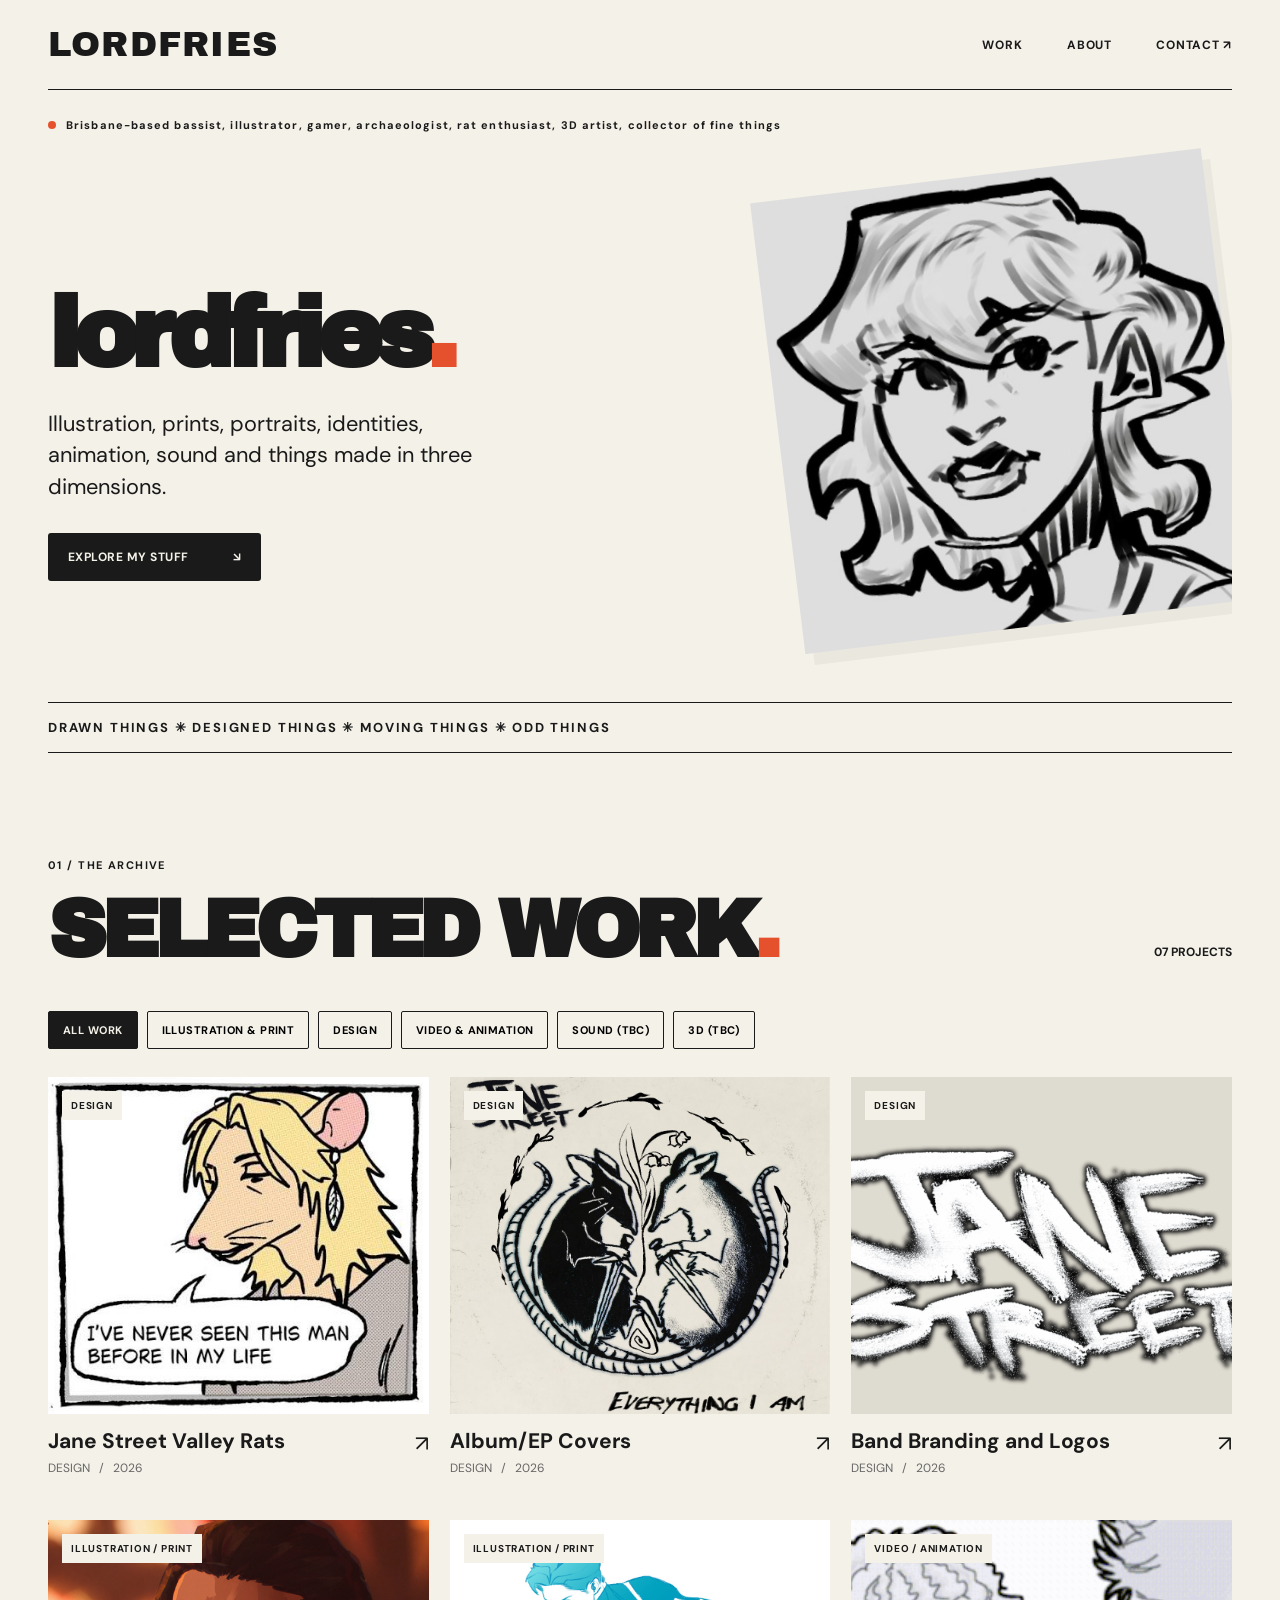
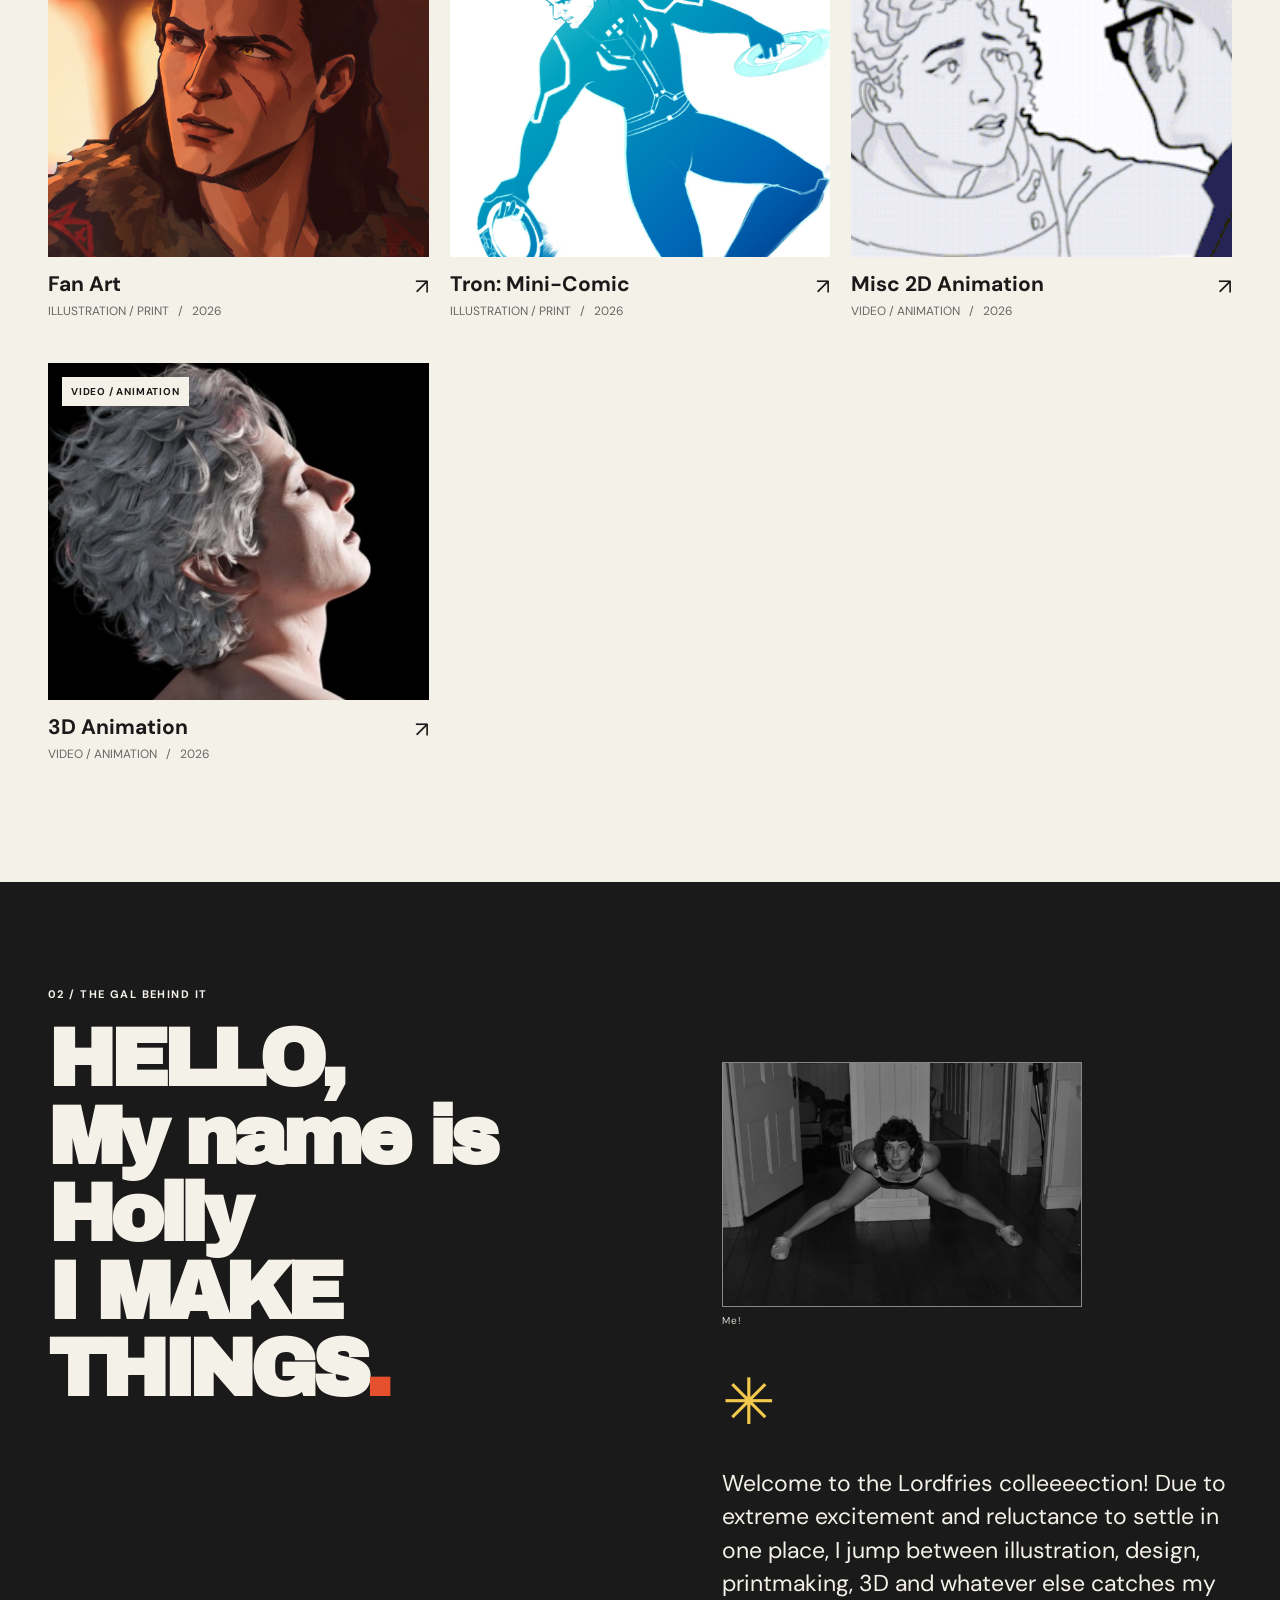
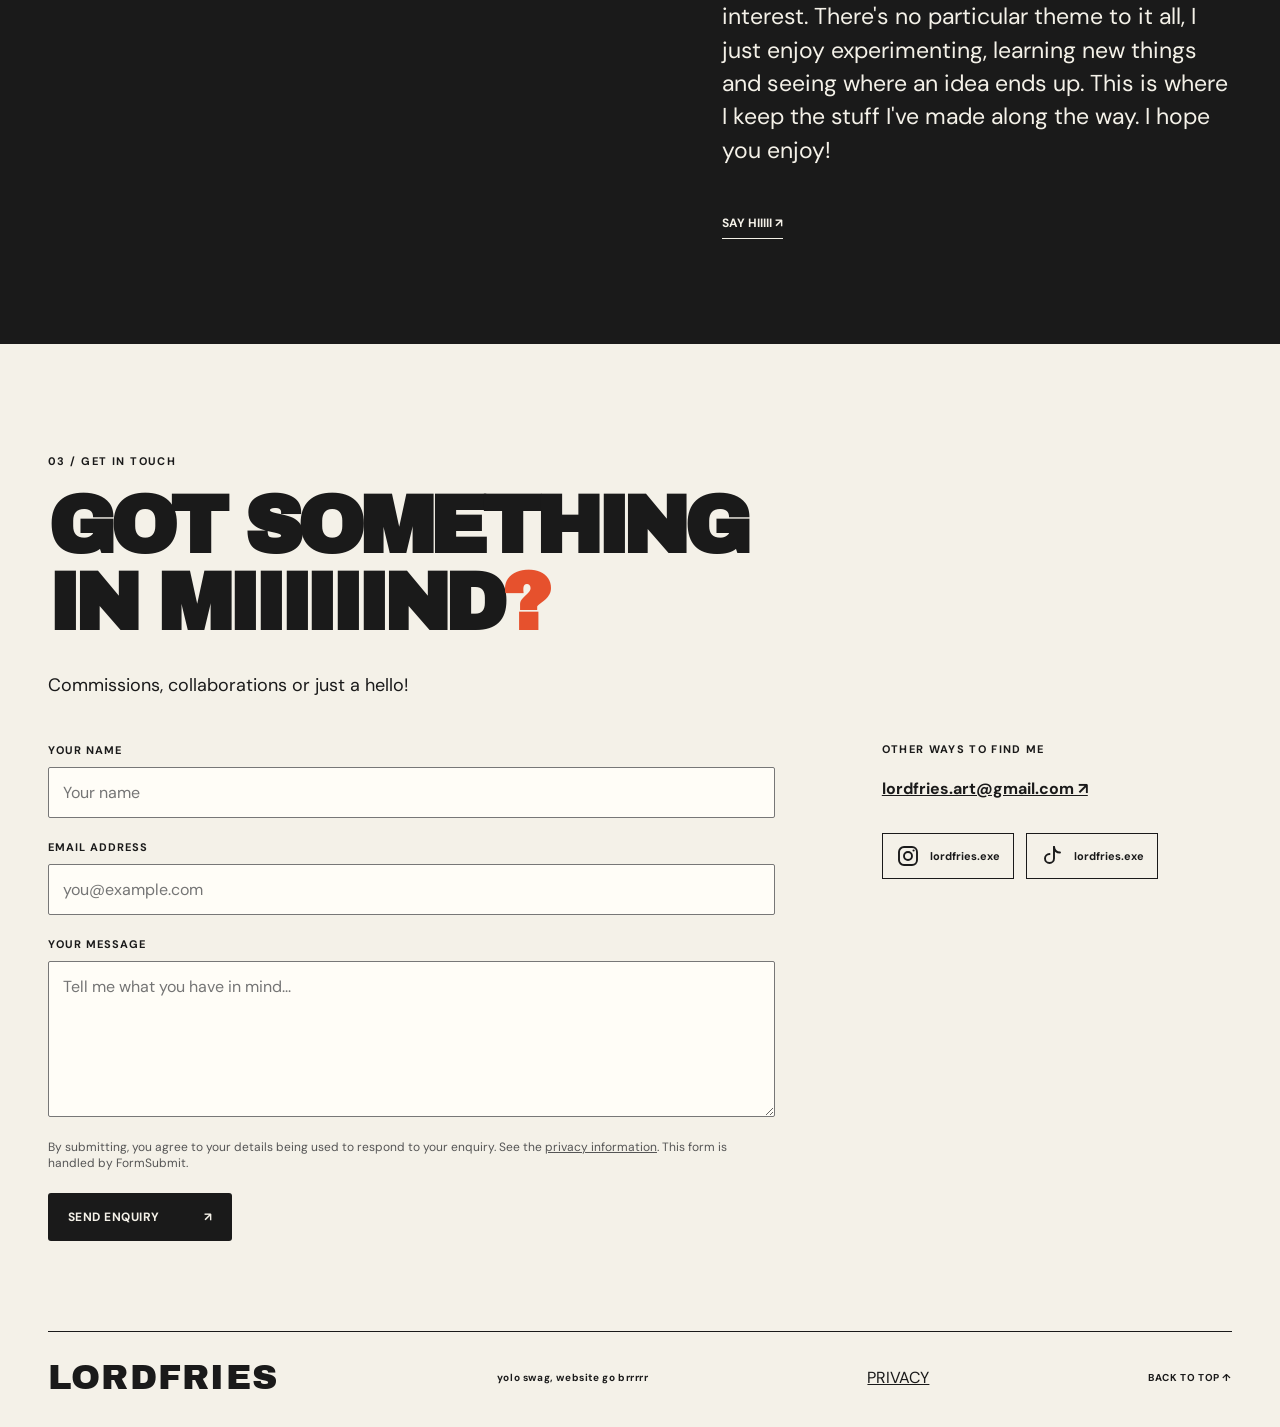
<file: index.html>
<!doctype html>
<html lang="en-AU">
<head>
  <meta charset="utf-8">
  <meta name="viewport" content="width=device-width,initial-scale=1">
  <meta name="theme-color" content="#f4f1e8">
  <meta name="description" content="LORDFRIES is an independent creative portfolio of illustration, design, print, moving image, sound and 3D work.">
  <title>LORDFRIES | Selected work</title>
  <link rel="preconnect" href="https://fonts.googleapis.com">
  <link rel="preconnect" href="https://fonts.gstatic.com" crossorigin>
  <link href="https://fonts.googleapis.com/css2?family=Archivo+Black&family=DM+Sans:wght@400;500;600;700&display=swap" rel="stylesheet">
  <link rel="stylesheet" href="style.css">
</head>
<body>
  <a class="skip" href="#work">Skip to work</a>
  <header class="site-header wrap">
    <a class="brand" href="#top" aria-label="LORDFRIES home">LORDFRIES</a>
    <nav aria-label="Main navigation"><a href="#work" data-edit="navWork">WORK</a><a href="#about" data-edit="navAbout">ABOUT</a><a href="#contact"><span data-edit="navContact">CONTACT</span> <span aria-hidden="true">↗</span></a></nav>
  </header>
  <main id="top">
    <section class="hero wrap" aria-labelledby="hero-heading">
      <div class="eyebrow"><span class="status-dot"></span> <span data-edit="eyebrow">AN INDEPENDENT CREATIVE PRACTICE</span> <span class="index" data-edit="heroEst">EST. WHENEVER</span></div>
      <div class="hero-body"><div><h1 id="hero-heading" data-edit="heroHeading" data-edit-html="true">A LITTLE<br><span class="accent-word">BIT OF</span><br>EVERYTHING<span class="period">.</span></h1><p class="intro" data-edit="heroIntro">Illustration, prints, portraits, identities, animation, sound and things made in three dimensions.</p><a class="cta" href="#work"><span data-edit="heroCta">EXPLORE THE WORK</span> <span aria-hidden="true">↘</span></a></div>
      <div class="hero-art" id="hero-art" aria-label="Decorative homepage illustration"><img id="hero-custom-image" class="hero-custom-image" alt="" hidden><svg id="hero-default-svg" viewBox="0 0 420 460" xmlns="http://www.w3.org/2000/svg" role="img" aria-label="Illustrative rust red flower with black star">
        <circle cx="205" cy="223" r="165" fill="#e6512d"/>
        <g fill="#f4f1e8" transform="translate(205 224)"><ellipse cx="0" cy="-95" rx="36" ry="92"/><ellipse cx="0" cy="-95" rx="36" ry="92" transform="rotate(60)"/><ellipse cx="0" cy="-95" rx="36" ry="92" transform="rotate(120)"/><ellipse cx="0" cy="-95" rx="36" ry="92" transform="rotate(180)"/><ellipse cx="0" cy="-95" rx="36" ry="92" transform="rotate(240)"/><ellipse cx="0" cy="-95" rx="36" ry="92" transform="rotate(300)"/></g><circle cx="205" cy="224" r="34" fill="#1a1a1a"/><path d="M313 14l13 37 38-12-19 35 33 24-39 2-4 39-23-32-35 18 13-38-36-17 40-8z" fill="#1a1a1a"/><path d="M68 347l10 28 30-8-15 27 26 18-30 2-3 30-17-25-27 14 9-29-27-13 30-6z" fill="#1a1a1a"/></svg><span class="art-caption" data-edit="heroArtCaption">AN EXPERIMENT IN MAKING THINGS © LORDFRIES</span></div></div>
      <div class="ticker" aria-hidden="true" data-edit="ticker" data-edit-html="true">DRAWN THINGS <span>✳</span> DESIGNED THINGS <span>✳</span> MOVING THINGS <span>✳</span> ODD THINGS <span>✳</span> DRAWN THINGS</div>
    </section>
    <section id="work" class="work-section wrap" aria-labelledby="work-heading"><div class="section-top"><div><p class="section-kicker" data-edit="workKicker">01 / THE ARCHIVE</p><h2 id="work-heading" data-edit="workHeading" data-edit-html="true">SELECTED WORK<span class="period">.</span></h2></div><span id="work-count" class="work-count"></span></div>
      <div class="filters" role="group" aria-label="Filter projects by medium"><button class="filter active" data-filter="all" aria-pressed="true" data-edit="filterAll">ALL WORK</button><button class="filter" data-filter="image" aria-pressed="false" data-edit="filterImage">ILLUSTRATION & PRINT</button><button class="filter" data-filter="design" aria-pressed="false" data-edit="filterDesign">DESIGN</button><button class="filter" data-filter="video" aria-pressed="false" data-edit="filterVideo">VIDEO & ANIMATION</button><button class="filter" data-filter="audio" aria-pressed="false" data-edit="filterAudio">SOUND</button><button class="filter" data-filter="model" aria-pressed="false" data-edit="filterModel">3D</button></div>
      <div id="project-grid" class="project-grid" aria-live="polite"></div><p id="empty-state" class="empty-state" data-edit="emptyState" hidden>No projects in this category yet.</p>
    </section>
    <section id="about" class="about-section"><div class="wrap about-grid"><div><p class="section-kicker" data-edit="aboutKicker">02 / THE PERSON BEHIND IT</p><h2 data-edit="aboutHeading" data-edit-html="true">HELLO,<br>I MAKE<br>THINGS<span class="period">.</span></h2></div><div class="about-copy"><div class="portrait-wrap"><img src="assets/about-photo-placeholder.svg" alt="Portrait of the artist" class="about-portrait" id="about-photo"><p class="portrait-caption" data-edit="photoCaption">REPLACE WITH YOUR PHOTO IN ASSETS</p></div><div class="little-star" aria-hidden="true">✳</div><p data-edit="aboutOne">LORDFRIES is a home for work across a few different mediums. Some of it is careful, some of it is experimental, and most of it starts with curiosity.</p><p data-edit="aboutTwo">This is a starter biography. Replace it with your own story, background and the kinds of projects you enjoy.</p><a href="#contact" class="text-link"><span data-edit="aboutLink">SAY HELLO</span> <span aria-hidden="true">↗</span></a></div></div></section>
    <section id="contact" class="contact-section wrap"><p class="section-kicker" data-edit="contactKicker">03 / GET IN TOUCH</p><h2 data-edit="contactHeading" data-edit-html="true">GOT SOMETHING<br>IN MIND<span class="period">?</span></h2><p class="contact-intro" data-edit="contactIntro">Commissions, collaborations or just a hello.</p>
      <div class="contact-layout"><form id="contact-form" class="contact-form" action="https://formsubmit.co/lordfries.art@gmail.com" method="POST">
        <input type="hidden" name="_subject" value="New enquiry from LORDFRIES portfolio"><input type="hidden" name="_captcha" value="true"><input type="hidden" name="_template" value="table"><input type="text" name="_honey" class="honeypot" tabindex="-1" autocomplete="off" aria-hidden="true">
        <label for="sender-name" data-edit="formName">YOUR NAME</label><input id="sender-name" data-placeholder="placeholderName" name="name" type="text" required autocomplete="name" maxlength="100" placeholder="Your name">
        <label for="sender-email" data-edit="formEmail">EMAIL ADDRESS</label><input id="sender-email" data-placeholder="placeholderEmail" name="email" type="email" required autocomplete="email" maxlength="254" placeholder="you@example.com">
        <label for="sender-message" data-edit="formMessage">YOUR MESSAGE</label><textarea id="sender-message" data-placeholder="placeholderMessage" name="message" rows="6" required maxlength="6000" placeholder="Tell me what you have in mind..."></textarea>
        <p class="privacy-note" data-edit="formPrivacy" data-edit-html="true">By submitting, you agree to your details being used to respond to your enquiry. See the <a href="privacy.html">privacy information</a>. This form is handled by FormSubmit.</p>
        <button class="cta send-button" type="submit"><span data-edit="formSubmit">SEND ENQUIRY</span> ↗</button>
      </form><aside class="contact-aside"><p data-edit="contactAsideHeading">OTHER WAYS TO FIND ME</p><a class="email-plain" href="mailto:lordfries.art@gmail.com">lordfries.art@gmail.com ↗</a><div class="social-links" aria-label="Social media links">
         <a data-social="instagram" href="https://www.instagram.com/" target="_blank" rel="noopener noreferrer" aria-label="Instagram (replace with your account link)" title="Instagram"><svg viewBox="0 0 24 24" aria-hidden="true"><rect x="3" y="3" width="18" height="18" rx="5"/><circle cx="12" cy="12" r="4"/><circle class="solid" cx="17.6" cy="6.5" r="1.1"/></svg><span data-edit="instagramLabel">INSTAGRAM</span></a>
         <a data-social="tiktok" href="https://www.tiktok.com/" target="_blank" rel="noopener noreferrer" aria-label="TikTok (replace with your account link)" title="TikTok"><svg viewBox="0 0 24 24" aria-hidden="true"><path d="M14 3v11.5a4.5 4.5 0 1 1-4.5-4.5"/><path d="M14 3c.5 3.6 2.5 5.5 6 5.5"/></svg><span data-edit="tiktokLabel">TIKTOK</span></a>
       </div><p class="social-note" data-edit="socialNote">Social links are placeholders until you add your profile URLs.</p></aside></div>
    </section>
  </main>
  <footer class="site-footer wrap"><a class="brand" href="#top">LORDFRIES</a><span data-edit="footerTagline">MADE WITH CARE, AND A BIT OF CHAOS.</span><a href="privacy.html" data-edit="privacyLink">PRIVACY</a><a href="#top" data-edit="backTopLink">BACK TO TOP ↑</a></footer>
  <button id="back-to-top" class="back-to-top" type="button" aria-label="Back to top">↑</button>
  <dialog id="lightbox" class="lightbox" aria-label="Full-screen artwork"><div class="lightbox-toolbar"><span>ARTWORK VIEWER</span><button id="lightbox-close" type="button" aria-label="Close full-screen view">CLOSE ✕</button></div><div id="lightbox-content" class="lightbox-content"></div></dialog>
  <dialog id="project-dialog" class="project-dialog" aria-label="Project details"><button id="dialog-close" class="dialog-close" type="button" aria-label="Close project">CLOSE ✕</button><div id="dialog-content"></div></dialog>
  <script src="projects.js"></script><script src="site-content.js"></script><script src="script.js"></script>
</body>
</html>
</file>
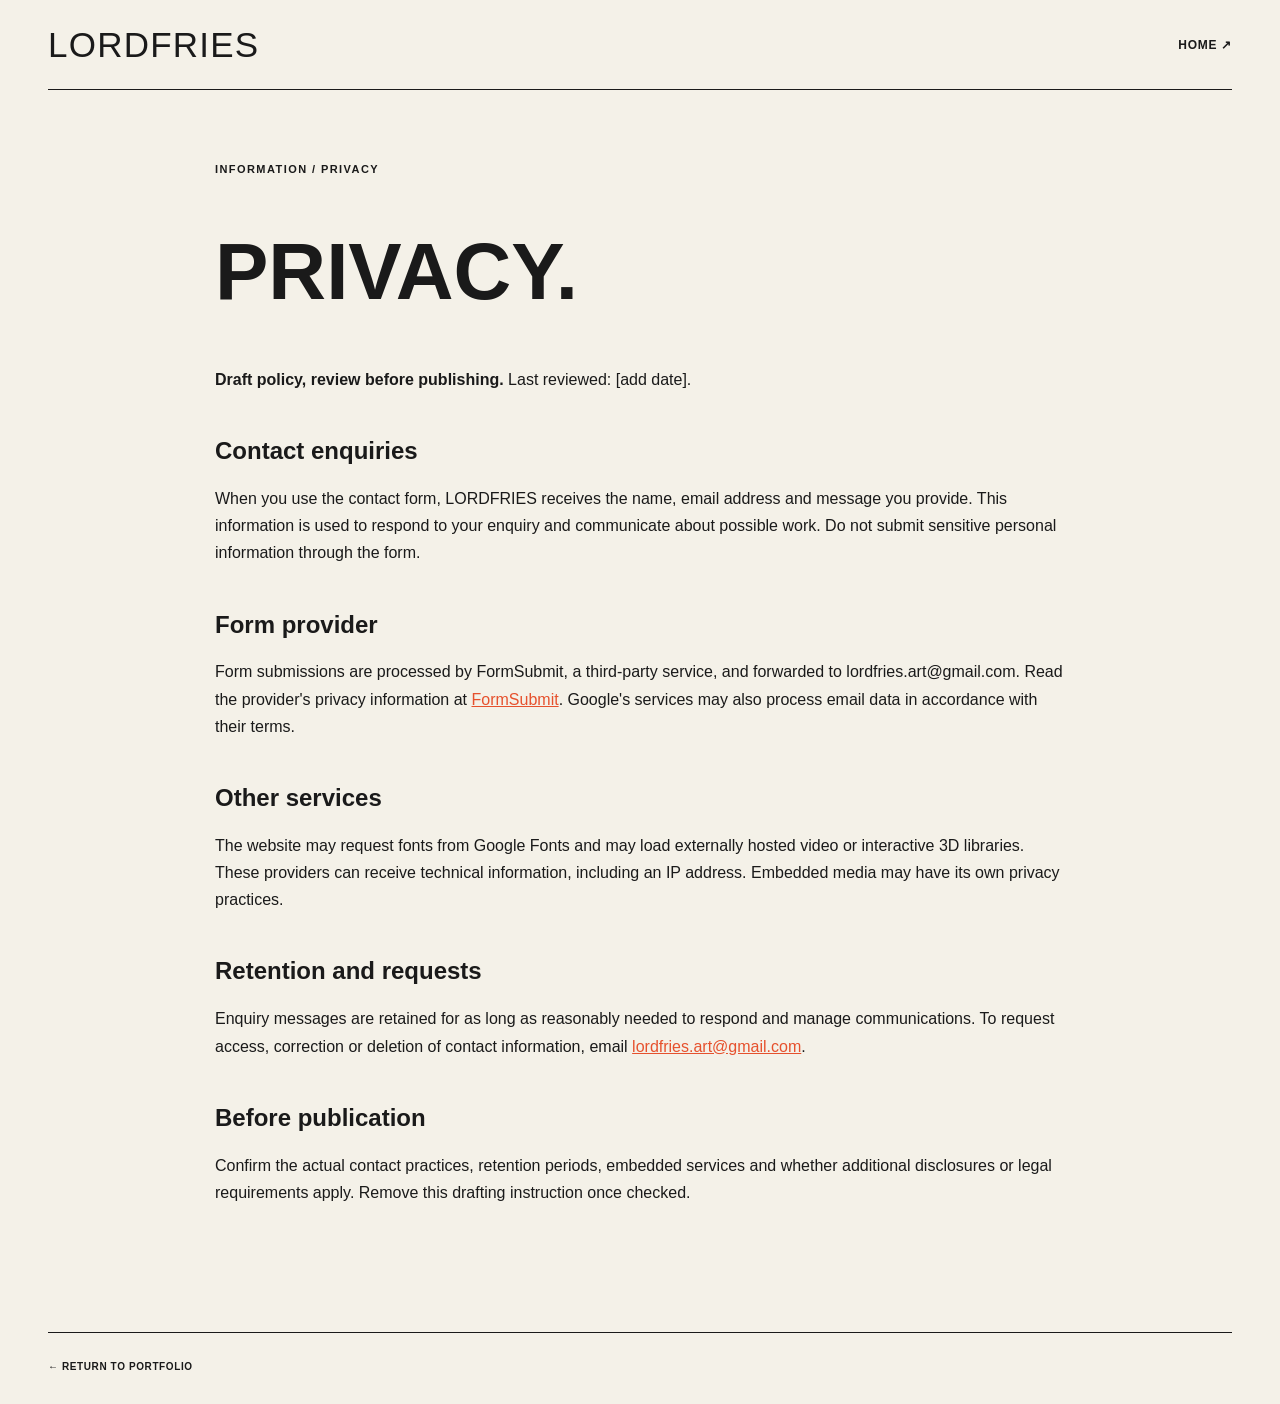
<file: privacy.html>
<!doctype html>
<html lang="en-AU"><head><meta charset="utf-8"/><meta content="width=device-width,initial-scale=1" name="viewport"/><title>Privacy | LORDFRIES</title><link href="style.css" rel="stylesheet"/></head><body><header class="site-header wrap"><a class="brand" href="index.html">LORDFRIES</a><nav><a href="index.html">HOME ↗</a></nav></header><main class="wrap privacy-page"><p class="section-kicker" data-edit="privacyText0" data-edit-html="false">INFORMATION / PRIVACY</p><h1 data-edit="privacyText1" data-edit-html="false">PRIVACY.</h1><p data-edit="privacyText2" data-edit-html="false"><strong>Draft policy, review before publishing.</strong> Last reviewed: [add date].</p><h2 data-edit="privacyText3" data-edit-html="false">Contact enquiries</h2><p data-edit="privacyText4" data-edit-html="false">When you use the contact form, LORDFRIES receives the name, email address and message you provide. This information is used to respond to your enquiry and communicate about possible work. Do not submit sensitive personal information through the form.</p><h2 data-edit="privacyText5" data-edit-html="false">Form provider</h2><p data-edit="privacyText6" data-edit-html="true">Form submissions are processed by FormSubmit, a third-party service, and forwarded to lordfries.art@gmail.com. Read the provider's privacy information at <a href="https://formsubmit.co/privacy.pdf">FormSubmit</a>. Google's services may also process email data in accordance with their terms.</p><h2 data-edit="privacyText7" data-edit-html="false">Other services</h2><p data-edit="privacyText8" data-edit-html="false">The website may request fonts from Google Fonts and may load externally hosted video or interactive 3D libraries. These providers can receive technical information, including an IP address. Embedded media may have its own privacy practices.</p><h2 data-edit="privacyText9" data-edit-html="false">Retention and requests</h2><p data-edit="privacyText10" data-edit-html="true">Enquiry messages are retained for as long as reasonably needed to respond and manage communications. To request access, correction or deletion of contact information, email <a href="mailto:lordfries.art@gmail.com">lordfries.art@gmail.com</a>.</p><h2 data-edit="privacyText11" data-edit-html="false">Before publication</h2><p data-edit="privacyText12" data-edit-html="false">Confirm the actual contact practices, retention periods, embedded services and whether additional disclosures or legal requirements apply. Remove this drafting instruction once checked.</p></main><footer class="site-footer wrap"><a href="index.html">← RETURN TO PORTFOLIO</a></footer><script src="site-content.js"></script><script>
(function(){const data=window.LORDFRIES_CONTENT||{};document.querySelectorAll('[data-edit]').forEach(el=>{const value=data[el.dataset.edit];if(typeof value!=='string')return;if(el.dataset.editHtml==='true'){const tmp=document.createElement('template');tmp.innerHTML=value;tmp.content.querySelectorAll('script,style,iframe,object,form').forEach(n=>n.remove());tmp.content.querySelectorAll('*').forEach(n=>{for(const a of [...n.attributes])if(a.name.startsWith('on')||a.name==='href'&&!a.value.startsWith('mailto:')&&!a.value.startsWith('https://'))n.removeAttribute(a.name)});el.replaceChildren(tmp.content.cloneNode(true))}else el.textContent=value})})();
</script></body></html>
</file>
<file: style.css>
:root{--ink:#1a1a1a;--paper:#f4f1e8;--rust:#e6512d;--mustard:#f2c94c;--olive:#6b6f46;--rule:#c8c5bc;--display:'Archivo Black',Impact,sans-serif;--body:'DM Sans',Arial,sans-serif}*{box-sizing:border-box}html{scroll-behavior:smooth}body{margin:0;background:var(--paper);color:var(--ink);font-family:var(--body)}button,a{ -webkit-tap-highlight-color:transparent}a{color:inherit}button{font:inherit}button:focus-visible,a:focus-visible{outline:3px solid var(--rust);outline-offset:4px}.wrap{width:min(1440px,calc(100% - 96px));margin:auto}.skip{position:absolute;left:-999px;top:0}.skip:focus{left:20px;top:20px;z-index:100;background:white;padding:12px}.site-header{display:flex;align-items:center;justify-content:space-between;padding:27px 0;border-bottom:1px solid var(--ink);gap:20px}.brand{font-family:var(--display);font-size:clamp(22px,3vw,35px);letter-spacing:.035em;line-height:1;text-decoration:none}.brand-dot,.period{color:var(--rust)}nav{display:flex;gap:clamp(14px,3.5vw,58px);font-size:12px;font-weight:700;letter-spacing:.06em}nav a{text-decoration:none}nav a:hover,.site-footer a:hover{color:var(--rust)}.hero{overflow:hidden}.eyebrow{display:flex;align-items:center;gap:10px;padding-top:28px;font-size:11px;letter-spacing:.1em;font-weight:700}.status-dot{height:8px;width:8px;border-radius:50%;background:var(--rust)}.index{margin-left:auto;color:#777}.hero-body{display:grid;grid-template-columns:1.22fr .78fr;align-items:center;min-height:570px;gap:20px}.hero h1{font-family:var(--display);font-size:clamp(58px,7.6vw,128px);line-height:.91;letter-spacing:-.075em;margin:38px 0 28px}.accent-word{color:var(--rust)}.intro{max-width:480px;font-size:clamp(16px,1.7vw,22px);line-height:1.45;margin:0 0 30px}.cta{background:var(--ink);color:var(--paper);text-decoration:none;display:inline-flex;align-items:center;gap:44px;font-size:12px;letter-spacing:.04em;font-weight:700;padding:16px 20px;border-radius:3px}.cta:hover{background:var(--rust)}.hero-art{width:100%;max-width:530px;justify-self:center;transform:rotate(-7deg)}.hero-art svg{width:100%;display:block;filter:drop-shadow(8px 12px 0 rgba(0,0,0,.045))}.art-caption{display:block;text-align:center;font-size:10px;letter-spacing:.1em;margin:0 0 20px}.ticker{white-space:nowrap;overflow:hidden;border-top:1px solid var(--ink);border-bottom:1px solid var(--ink);padding:16px 0;font-weight:700;font-size:13px;letter-spacing:.14em}.ticker span{color:var(--rust);margin:0 24px;font-size:20px}.work-section{padding:105px 0 120px}.section-top{display:flex;justify-content:space-between;align-items:end;gap:20px}.section-kicker{letter-spacing:.13em;font-size:11px;font-weight:700;margin:0 0 20px}.section-top h2,.about-section h2,.contact-section h2{font-family:var(--display);letter-spacing:-.065em;font-size:clamp(44px,6.3vw,94px);line-height:.96;margin:0}.work-count{font-size:12px;font-weight:700;white-space:nowrap;padding-bottom:9px}.filters{display:flex;flex-wrap:wrap;gap:9px;margin:42px 0 28px}.filter{background:transparent;border:1px solid var(--ink);padding:11px 14px;font-size:11px;font-weight:700;cursor:pointer;letter-spacing:.04em;border-radius:2px}.filter.active,.filter:hover{background:var(--ink);color:var(--paper)}.project-grid{display:grid;grid-template-columns:repeat(3,minmax(0,1fr));gap:44px 21px}.project-card{min-width:0}.project-open{width:100%;text-align:left;border:0;background:none;padding:0;cursor:pointer;color:inherit}.project-media{aspect-ratio:1.13;position:relative;overflow:hidden;background:#dedbd0}.project-media img{width:100%;height:100%;object-fit:cover;display:block;transition:transform .35s}.project-open:hover img{transform:scale(1.035)}.media-badge{position:absolute;left:14px;top:14px;background:var(--paper);font-weight:700;font-size:10px;padding:8px 9px;letter-spacing:.08em}.project-details{display:flex;justify-content:space-between;gap:10px;align-items:start;margin-top:15px}.project-details h3{font-size:clamp(16px,1.65vw,21px);line-height:1.15;margin:0 0 7px;font-weight:700}.project-details p{font-size:12px;color:#666;margin:0}.project-arrow{font-size:22px}.empty-state{padding:60px 0}.about-section{background:var(--ink);color:var(--paper);padding:105px 0}.about-grid{display:grid;grid-template-columns:1.1fr .9fr;gap:50px}.about-copy{padding-top:75px;max-width:510px}.about-copy p{font-size:clamp(17px,1.85vw,23px);line-height:1.45}.about-copy p+p{font-size:16px;color:#c6c5be}.little-star{font-size:64px;color:var(--mustard)}.text-link{display:inline-block;margin-top:25px;border-bottom:1px solid var(--paper);text-decoration:none;padding-bottom:7px;font-size:12px;font-weight:700}.contact-section{padding:110px 0 90px}.contact-line{border-top:1px solid var(--ink);border-bottom:1px solid var(--ink);padding:25px 0;display:flex;align-items:center;justify-content:space-between;gap:20px;margin-top:45px}.contact-line p{margin:0}.contact-line a{font-weight:700;font-size:14px;text-decoration:none}.site-footer{padding:28px 0 32px;display:flex;align-items:center;justify-content:space-between;gap:16px;border-top:1px solid var(--ink)}.site-footer span,.site-footer>a:last-child{font-size:10px;font-weight:700;letter-spacing:.06em;text-decoration:none}.project-dialog{width:min(920px,calc(100vw - 32px));max-height:90vh;overflow:auto;border:1px solid var(--ink);padding:28px;background:var(--paper);color:var(--ink)}.project-dialog::backdrop{background:rgba(0,0,0,.8)}.dialog-close{display:block;margin-left:auto;margin-bottom:20px;border:1px solid var(--ink);padding:10px 14px;background:transparent;cursor:pointer;font-size:11px;font-weight:700}.dialog-title{font-family:var(--display);font-size:clamp(32px,5vw,64px);line-height:.99;letter-spacing:-.05em;margin:8px 0 14px}.dialog-meta{font-size:12px;font-weight:700;color:var(--rust);letter-spacing:.08em}.dialog-description{font-size:17px;line-height:1.6;max-width:680px;margin:0 0 25px}.gallery-media{display:block;width:100%;max-height:70vh;object-fit:contain;background:#dedbd0;margin-bottom:14px}.media-player{width:100%;margin-bottom:14px;background:var(--ink)}.audio-player{width:100%;margin:15px 0 30px}.model-viewer{display:block;width:100%;height:min(65vh,530px);background:#e8e3d7;margin:10px 0 22px}.media-hint{font-size:12px;color:#555}.media-link{font-weight:700;display:inline-block;margin:12px 0 30px}.gallery-media+figcaption{font-size:12px;padding:0 0 20px}.gallery-block{margin-bottom:18px}.project-dialog figure{margin:0}.privacy-note{font-size:12px;color:#555} @media(max-width:900px){.wrap{width:calc(100% - 44px)}.hero-body{grid-template-columns:1fr .7fr;min-height:500px}.hero h1{font-size:clamp(50px,8vw,80px)}.project-grid{grid-template-columns:repeat(2,minmax(0,1fr))}}@media(max-width:640px){.wrap{width:calc(100% - 30px)}.site-header{padding:18px 0}.brand{font-size:23px;letter-spacing:.02em}nav{font-size:10px;gap:15px}.index{display:none}.hero-body{display:flex;flex-direction:column;align-items:stretch;gap:0}.hero h1{font-size:clamp(49px,12vw,78px);margin:37px 0 18px}.hero-art{max-width:350px;margin:12px auto 10px}.intro{font-size:17px}.work-section{padding:65px 0 80px}.section-top h2,.about-section h2,.contact-section h2{font-size:clamp(40px,10vw,60px)}.project-grid{grid-template-columns:1fr;gap:31px}.filters{margin-top:28px}.filter{font-size:10px;padding:9px}.about-section{padding:70px 0}.about-grid{grid-template-columns:1fr;gap:16px}.about-copy{padding-top:0}.contact-section{padding:75px 0}.contact-line{align-items:start;flex-direction:column}.site-footer{flex-wrap:wrap}.site-footer span{order:3;width:100%}.project-dialog{padding:14px}.dialog-title{font-size:37px}}@media(prefers-reduced-motion:reduce){html{scroll-behavior:auto}*,*::before,*::after{transition:none!important}}

/* V2 additions */
.about-portrait{width:100%;height:245px;object-fit:cover;display:block;background:#d8d1c3;border:1px solid #888}.portrait-wrap{max-width:360px;margin-bottom:32px}.portrait-caption{font-size:10px!important;letter-spacing:.1em;color:#d9d5cd!important;margin:7px 0 0!important}.contact-intro{font-size:18px;margin:30px 0}.contact-layout{display:grid;grid-template-columns:minmax(0,1.35fr) minmax(220px,.65fr);gap:9%;margin-top:34px}.contact-form{display:flex;flex-direction:column;gap:10px}.contact-form label{font-size:11px;letter-spacing:.09em;font-weight:700;margin-top:12px}.contact-form input,.contact-form textarea{border:1px solid #777;background:#fffdf7;color:var(--ink);font:inherit;padding:14px;border-radius:2px;width:100%}.contact-form textarea{resize:vertical}.contact-form input:focus-visible,.contact-form textarea:focus-visible{outline:2px solid var(--rust);outline-offset:2px}.contact-form .honeypot{position:absolute;left:-9999px;width:1px;height:1px;opacity:0}.send-button{cursor:pointer;border:0;align-self:flex-start}.contact-aside>p:first-child{font-size:11px;font-weight:700;letter-spacing:.12em}.email-plain{display:block;overflow-wrap:anywhere;font-weight:700;margin:22px 0 34px}.social-links{display:flex;gap:12px;flex-wrap:wrap}.social-links a{display:flex;align-items:center;gap:10px;text-decoration:none;border:1px solid var(--ink);padding:10px 13px;font-size:11px;font-weight:700}.social-links a:hover{background:var(--rust);color:var(--paper)}.social-links svg{width:24px;height:24px;fill:none;stroke:currentColor;stroke-width:1.9;stroke-linecap:round;stroke-linejoin:round}.social-links svg .solid{fill:currentColor;stroke:none}.social-note{font-size:11px;line-height:1.5;color:#666;margin-top:20px}.back-to-top{position:fixed;bottom:24px;right:24px;width:46px;height:46px;border:1px solid var(--ink);background:var(--rust);color:#fff;font-size:27px;cursor:pointer;z-index:4;opacity:0;pointer-events:none;transform:translateY(12px);transition:opacity .2s,transform .2s}.back-to-top.visible{opacity:1;pointer-events:auto;transform:translateY(0)}.image-expand{display:block;position:relative;width:100%;border:0;background:transparent;cursor:zoom-in;padding:0}.expand-label{position:absolute;right:10px;bottom:24px;background:var(--ink);color:var(--paper);padding:10px;font-size:11px;font-weight:700}.lightbox{height:100dvh;width:100vw;max-height:100dvh;max-width:100vw;border:0;margin:0;padding:0;background:var(--ink);color:var(--paper)}.lightbox::backdrop{background:#000}.lightbox-toolbar{display:flex;align-items:center;justify-content:space-between;padding:12px 24px;font-size:11px;font-weight:700;letter-spacing:.09em}.lightbox-toolbar button{padding:11px 16px;border:1px solid var(--paper);background:transparent;color:var(--paper);cursor:pointer}.lightbox-content{height:calc(100dvh - 67px);display:flex;align-items:center;justify-content:center;padding:12px 24px 24px}.lightbox-content img{max-width:100%;max-height:100%;object-fit:contain}.privacy-page{padding:70px 0 110px;max-width:850px}.privacy-page h1{font-family:var(--display);font-size:clamp(42px,7vw,80px);line-height:1}.privacy-page h2{margin-top:44px}.privacy-page p{line-height:1.7}.privacy-page a{color:var(--rust)}
@media(max-width:640px){.contact-layout{grid-template-columns:1fr;gap:36px}.about-portrait{height:210px}.lightbox-toolbar{padding:12px}.lightbox-content{padding:8px 12px 20px}.back-to-top{bottom:14px;right:14px}}

/* Editable homepage artwork */
.hero-art{transform:translate(var(--hero-x,0px),var(--hero-y,0px)) rotate(var(--hero-rotation,-7deg));display:flex;flex-direction:column;align-items:center}
.hero-art #hero-default-svg,.hero-art .hero-custom-image{width:var(--hero-size,100%);height:auto;max-width:none;object-fit:contain;display:block;filter:drop-shadow(8px 12px 0 rgba(0,0,0,.045))}
.hero-art [hidden]{display:none!important}
.hero-art .art-caption{margin-top:12px}

/* When a custom homepage image is selected, never render the original flower. */
.hero-art.has-custom-art #hero-default-svg{display:none!important}
.hero-art.has-custom-art #hero-custom-image{display:block!important}

/* V7: high contrast artwork captions above all media, including video and 3D. */
.project-dialog .gallery-block{margin:0 0 32px}
.project-dialog .gallery-block > figcaption{
  display:block;position:relative;box-sizing:border-box;
  background:var(--ink);color:var(--paper);
  border-left:5px solid var(--rust);padding:14px 17px;
  margin:0 0 12px;font:700 clamp(14px,1.5vw,18px)/1.35 var(--body);
  letter-spacing:.015em;overflow-wrap:anywhere;
}
.project-dialog .gallery-block > figcaption::before{
  content:'ARTWORK /';display:block;color:var(--mustard);
  font-size:10px;font-weight:800;letter-spacing:.16em;margin-bottom:6px;
}
.project-dialog .gallery-block > .media-player,
.project-dialog .gallery-block > .audio-player,
.project-dialog .gallery-block > .model-viewer{margin-top:0}
</file>
